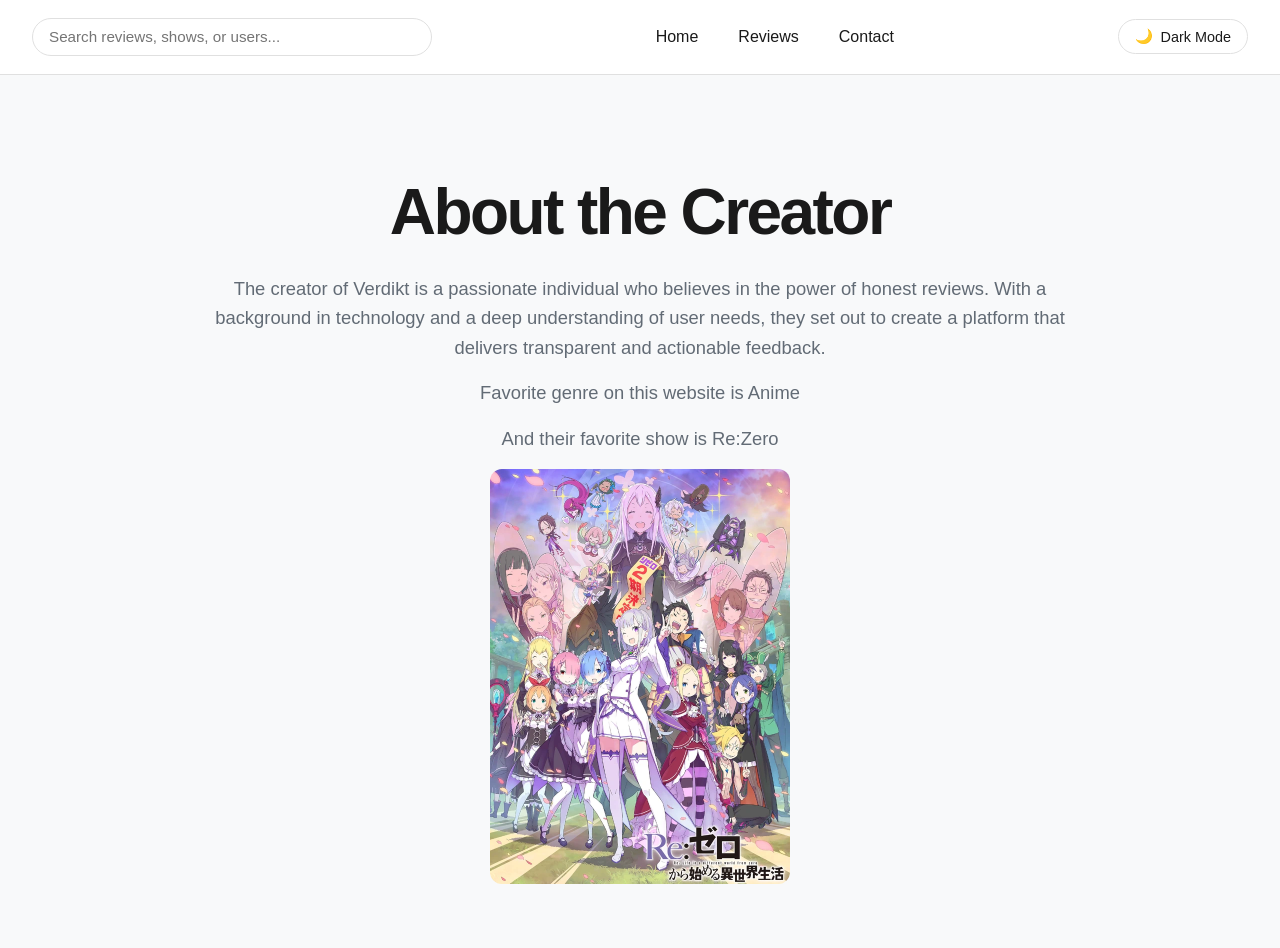
<file: Pages/about.html>
<!DOCTYPE html>
<html lang="en">
  <head>
    <meta charset="UTF-8">
    <meta name="viewport" content="width=device-width, initial-scale=1.0">
    <title>Verdikt</title>
    <link rel="stylesheet" href="style.css">
    <link rel="icon" href="Images/VerdiktIcon.png" type="image/png">
    <script src="Java.js" defer></script>
  </head>
  <body>
    <nav>
      <div class="search-container">
        <input
          type="search"
          id="search-input"
          placeholder="Search reviews, shows, or users..."
          aria-label="Search reviews"
        >
      </div>
      <ul>
        <li><a href="index.html">Home</a></li>
        <li><a href="categories.html">Reviews</a></li>
        <li><a href="contact.html">Contact</a></li>
      </ul>
      <button id="theme-toggle" class="theme-btn" type="button">
        <span id="theme-icon" aria-hidden="true">🌙</span>
        <span id="theme-text">Dark Mode</span>
      </button>
    </nav>

    <header>
      <h1>About the Creator</h1>
      <p>
        The creator of Verdikt is a passionate individual who believes in the power of honest reviews.
        With a background in technology and a deep understanding of user needs, they set out to create
        a platform that delivers transparent and actionable feedback.
      </p>
      <p>Favorite genre on this website is Anime</p>
      <p>And their favorite show is Re:Zero</p>
      <div>
        <img id="AboutImg" src="Images/ReZeroCast.webp" alt="Re:Zero" width="300">
      </div>
    </header>
  </body>
</html>
</file>
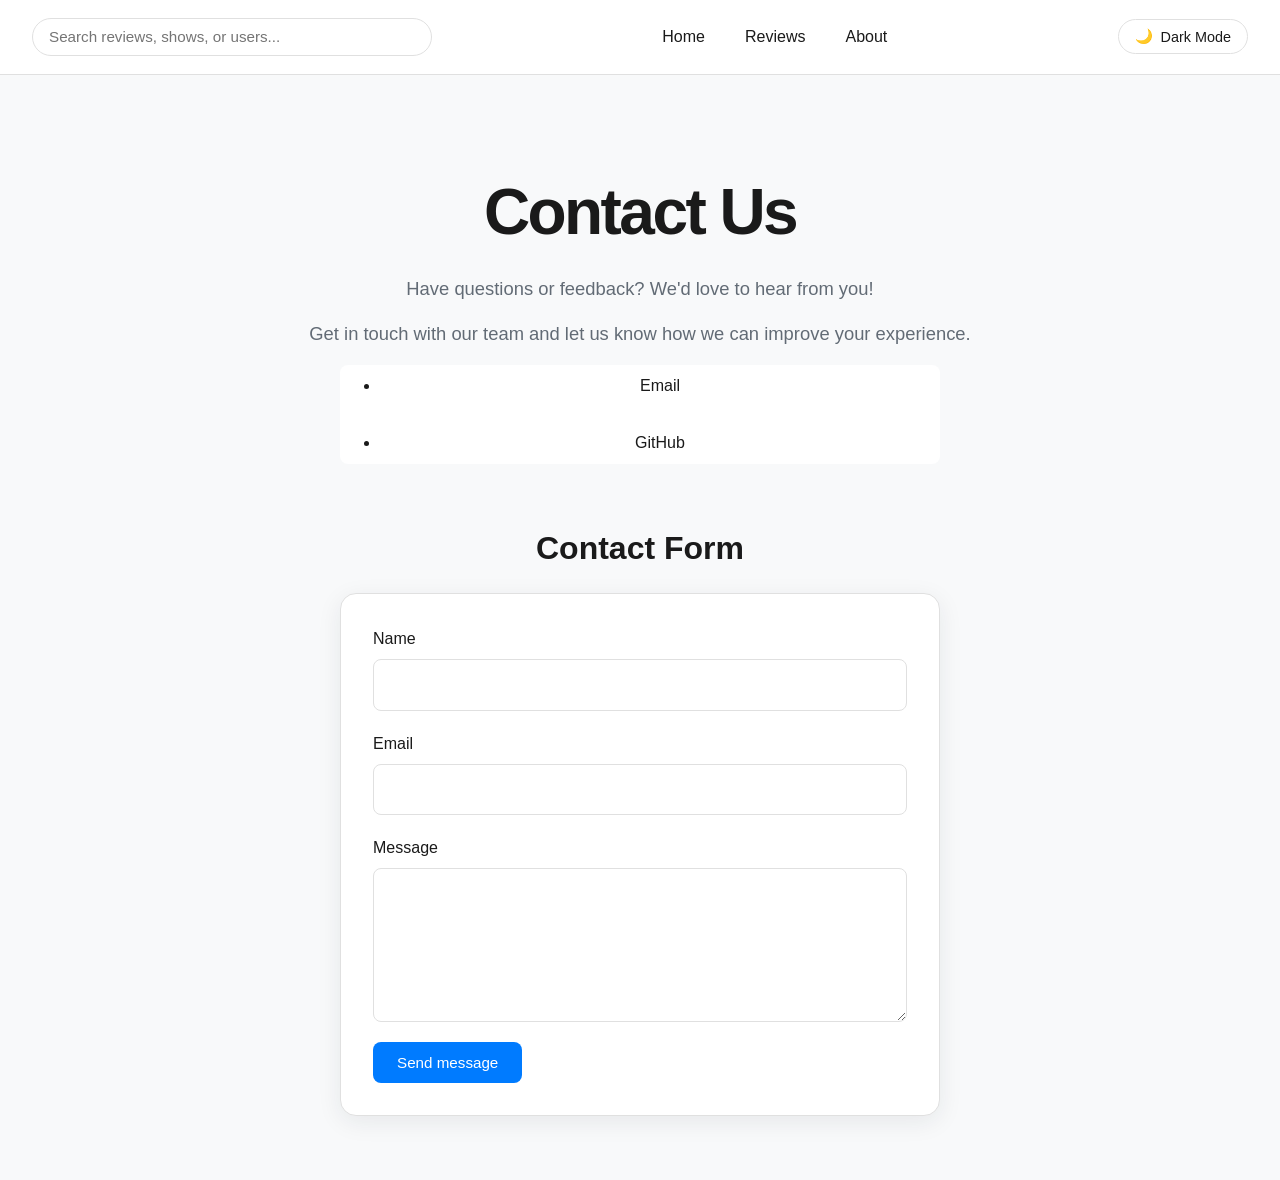
<file: Pages/contact.html>
<!DOCTYPE html>
<html lang="en">
  <head>
    <meta charset="UTF-8">
    <meta name="viewport" content="width=device-width, initial-scale=1.0">
    <title>Verdikt</title>
    <link rel="stylesheet" href="style.css">
    <link rel="icon" href="Images/VerdiktIcon.png" type="image/png">
    <script src="Java.js" defer></script>
  </head>
  <body>
    <nav>
      <div class="search-container">
        <input
          type="search"
          id="search-input"
          placeholder="Search reviews, shows, or users..."
          aria-label="Search reviews"
        >
      </div>
      <ul>
        <li><a href="index.html">Home</a></li>
        <li><a href="categories.html">Reviews</a></li>
        <li><a href="about.html">About</a></li>
      </ul>
      <button id="theme-toggle" class="theme-btn" type="button">
        <span id="theme-icon" aria-hidden="true">🌙</span>
        <span id="theme-text">Dark Mode</span>
      </button>
    </nav>

    <header>
      <h1>Contact Us</h1>
      <p>Have questions or feedback? We'd love to hear from you!</p>
      <p>Get in touch with our team and let us know how we can improve your experience.</p>
      <ul class="contact-info">
        <li>
          <a href="mailto:42779@Ocvts.org" aria-label="Email us">Email</a>
        </li>
        <li>
          <a href="https://github.com/GitReigenOC" target="_blank" rel="noopener noreferrer">
            GitHub
          </a>
        </li>
      </ul>
    </header>

    <section>
      <h2 class="section-title">Contact Form</h2>
      <form
        id="contact-form"
        action="https://formspree.io/f/xwlvyeyk"
        method="POST"
        novalidate
      >
        <input type="hidden" name="_subject" value="New message from Verdikt">

        <div class="form-field">
          <label for="name">Name</label>
          <input
            type="text"
            id="name"
            name="name"
            autocomplete="name"
            required
            aria-describedby="name-error"
          >
          <p class="field-error hidden" id="name-error"></p>
        </div>

        <div class="form-field">
          <label for="email">Email</label>
          <input
            type="email"
            id="email"
            name="email"
            autocomplete="email"
            required
            aria-describedby="email-error"
          >
          <p class="field-error hidden" id="email-error"></p>
        </div>

        <div class="form-field">
          <label for="message">Message</label>
          <textarea
            id="message"
            name="message"
            rows="5"
            required
            aria-describedby="message-error"
          ></textarea>
          <p class="field-error hidden" id="message-error"></p>
        </div>
        <p class="form-status hidden" id="form-status" role="status"></p>
        <button type="submit">Send message</button>
      </form>
    </section>
  </body>
</html>
</file>
<file: Pages/style.css>
:root {
  color-scheme: light;
  --bg-color: #f8f9fa;
  --card-bg: #ffffff;
  --text-color: #1a1a1a;
  --muted-color: #626b75;
  --border-color: #e0e0e0;
  --nav-bg: rgba(255, 255, 255, 0.9);
  --accent-color: #007bff;
  --featured-color: #6b5ce7;
  --top-pick-color: #b7791f;
  --shadow-color: rgba(20, 34, 50, 0.08);
}

[data-theme="dark"] {
  color-scheme: dark;
  --bg-color: #121212;
  --card-bg: #1e1e1e;
  --text-color: #f1f1f1;
  --muted-color: #b5bdc7;
  --border-color: #333333;
  --nav-bg: rgba(18, 18, 18, 0.9);
  --accent-color: #3788d8;
  --featured-color: #a99cff;
  --top-pick-color: #f6c453;
  --shadow-color: rgba(0, 0, 0, 0.25);
}

* {
  box-sizing: border-box;
}

body {
  margin: 0;
  background-color: var(--bg-color);
  color: var(--text-color);
  font-family: "Segoe UI", Tahoma, Geneva, Verdana, sans-serif;
  line-height: 1.6;
  transition: background-color 0.25s ease, color 0.25s ease;
}

h1,
h2,
h3,
h4 {
  color: var(--text-color);
  line-height: 1.3;
}

nav {
  position: sticky;
  top: 0;
  z-index: 1000;
  display: flex;
  align-items: center;
  justify-content: space-between;
  gap: 1rem 2rem;
  padding: 1rem 2rem;
  border-bottom: 1px solid var(--border-color);
  background-color: var(--nav-bg);
  backdrop-filter: blur(8px);
}

nav ul {
  display: flex;
  gap: 1rem;
  margin: 0 auto;
  padding: 0;
  list-style: none;
}

nav a {
  display: inline-block;
  padding: 0.5rem 0.75rem;
  border-radius: 8px;
  color: var(--text-color);
  font-weight: 500;
  text-decoration: none;
  transition: color 0.2s ease, background-color 0.2s ease;
}

nav a:hover {
  color: var(--accent-color);
  background-color: var(--card-bg);
}

.theme-btn {
  display: flex;
  align-items: center;
  gap: 0.5rem;
  padding: 0.5rem 1rem;
  border: 1px solid var(--border-color);
  border-radius: 20px;
  background: transparent;
  color: var(--text-color);
  font-size: 0.9rem;
  white-space: nowrap;
  cursor: pointer;
  transition: border-color 0.2s ease, background-color 0.2s ease, transform 0.2s ease;
}

.theme-btn:hover {
  transform: translateY(-1px);
  border-color: var(--accent-color);
  background-color: var(--card-bg);
}

.search-container {
  flex: 1 1 240px;
  max-width: 400px;
  min-width: 0;
}

#search-input {
  width: 100%;
  padding: 0.6rem 1rem;
  border: 1px solid var(--border-color);
  border-radius: 20px;
  background-color: var(--card-bg);
  color: var(--text-color);
  font-size: 0.95rem;
  transition: border-color 0.2s ease, box-shadow 0.2s ease, background-color 0.25s ease;
}

header {
  max-width: 1000px;
  margin: 0 auto;
  padding: clamp(3rem, 8vw, 6rem) 2rem 3rem;
  text-align: center;
}

header h1 {
  margin: 0 0 1.25rem;
  font-size: clamp(2.5rem, 6vw, 4rem);
  letter-spacing: -0.04em;
}

header h3,
header p {
  max-width: 850px;
  margin: 0 auto 1rem;
  color: var(--muted-color);
  font-size: clamp(1rem, 2vw, 1.15rem);
  font-weight: 400;
}

section {
  max-width: 1100px;
  margin: 0 auto;
  padding: 1rem 2rem 4rem;
}

section > h1,
section > h2,
.section-title {
  margin: 0 0 1.5rem;
  font-size: clamp(1.6rem, 3vw, 2rem);
}

.section-title {
  text-align: center;
}

#contact-form {
  display: flex;
  flex-direction: column;
  gap: 1.25rem;
  max-width: 600px;
  margin: 0 auto;
  padding: clamp(1.25rem, 4vw, 2rem);
  border: 1px solid var(--border-color);
  border-radius: 1rem;
  background-color: var(--card-bg);
  box-shadow: 0 6px 24px var(--shadow-color);
}

#contact-form .form-field {
  display: flex;
  flex-direction: column;
  gap: 0.45rem;
}

#contact-form label {
  font-weight: 500;
}

#contact-form input,
#contact-form textarea {
  width: 100%;
  padding: 0.75rem 1rem;
  border: 1px solid var(--border-color);
  border-radius: 8px;
  background-color: var(--card-bg);
  color: var(--text-color);
  font: inherit;
  transition: border-color 0.2s ease, box-shadow 0.2s ease, background-color 0.25s ease;
}

#contact-form textarea {
  resize: vertical;
}

#contact-form input[aria-invalid="true"],
#contact-form textarea[aria-invalid="true"] {
  border-color: #c5221f;
}

#contact-form .field-error {
  margin: 0;
  padding: 0.55rem 0.75rem;
  border: 1px solid color-mix(in srgb, #c5221f 25%, transparent);
  border-radius: 0.5rem;
  background-color: color-mix(in srgb, #c5221f 8%, var(--card-bg));
  color: #c5221f;
  font-size: 0.9rem;
}

#contact-form .field-error.hidden {
  display: none;
}

#contact-form .form-status {
  margin: 0;
  padding: 0.75rem 1rem;
  border: 1px solid var(--border-color);
  border-radius: 0.5rem;
  background-color: var(--bg-color);
  color: var(--muted-color);
  font-size: 0.9rem;
}

#contact-form .form-status.hidden {
  display: none;
}

#contact-form button {
  align-self: flex-start;
  padding: 0.75rem 1.5rem;
  border: 0;
  border-radius: 8px;
  background-color: var(--accent-color);
  color: #ffffff;
  font-size: 0.95rem;
  cursor: pointer;
  transition: filter 0.2s ease, transform 0.2s ease;
}

#contact-form button:hover {
  filter: brightness(0.9);
  transform: translateY(-1px);
}

#contact-form button:active {
  transform: translateY(0);
}

#contact-form .success-message {
  margin-top: 0.5rem;
  color: #188038;
  font-weight: 500;
}

#contact-form .error-message {
  margin-top: 0.5rem;
  color: #c5221f;
  font-weight: 500;
}

#contact-form .hidden {
  display: none;
}

#contact-form .loading {
  opacity: 0.6;
  pointer-events: none;
}

#contact-form .loading::after {
  display: inline-block;
  margin-left: 0.5rem;
  color: var(--muted-color);
  font-style: italic;
  content: "Sending...";
}

#AboutImg {
  display: block;
  width: min(100%, 300px);
  height: auto;
  margin: 1rem auto;
  border-radius: 0.75rem;
  object-fit: cover;
}

.contact-info {
  display: flex;
  flex-direction: column;
  gap: 1rem;
  max-width: 600px;
  margin: 0 auto;
  border: 0;
  border-radius: 8px;
  background-color: var(--card-bg);
  text-decoration: none;
}

.contact-info ul {
  display: flex;
  gap: 1rem;
  margin: 0 auto;
  padding: 0;
  list-style: none;
}

.contact-info a {
  display: inline-block;
  padding: 0.5rem 0.75rem;
  border-radius: 8px;
  color: var(--text-color);
  font-weight: 500;
  text-decoration: none;
  transition: color 0.2s ease, background-color 0.2s ease;
}

.review,
.F-review,
.T-review {
  position: relative;
  margin: 0 0 1.5rem;
  padding: clamp(1.25rem, 3vw, 2rem);
  overflow: hidden;
  border: 1px solid var(--border-color);
  border-radius: 1rem;
  background-color: var(--card-bg);
  box-shadow: 0 6px 24px var(--shadow-color);
  transition: transform 0.2s ease, box-shadow 0.2s ease, background-color 0.25s ease;
}

.F-review,
.T-review {
  padding-top: clamp(3.25rem, 6vw, 4rem);
}

.F-review {
  border-left: 5px solid var(--featured-color);
  background:
    linear-gradient(120deg, color-mix(in srgb, var(--featured-color) 9%, var(--card-bg)), var(--card-bg) 65%);
}

.T-review {
  border-left: 5px solid var(--top-pick-color);
  background:
    linear-gradient(120deg, color-mix(in srgb, var(--top-pick-color) 11%, var(--card-bg)), var(--card-bg) 65%);
}

.F-review::before,
.T-review::before {
  position: absolute;
  top: 1rem;
  left: clamp(1.25rem, 3vw, 2rem);
  padding: 0.35rem 0.75rem;
  border-radius: 999px;
  font-size: 0.75rem;
  font-weight: 700;
  letter-spacing: 0.08em;
}

.F-review::before {
  background-color: color-mix(in srgb, var(--featured-color) 14%, var(--card-bg));
  color: var(--featured-color);
  content: "✦ FEATURED REVIEW";
}

.T-review::before {
  background-color: color-mix(in srgb, var(--top-pick-color) 16%, var(--card-bg));
  color: var(--top-pick-color);
  content: "★ TOP PICK";
}

.review:hover,
.F-review:hover,
.T-review:hover {
  transform: translateY(-3px);
  box-shadow: 0 12px 30px var(--shadow-color);
}

.review h2,
.F-review h2,
.T-review h2 {
  margin: 0.25rem 0 0.75rem;
}

.review h2:first-child,
.review h4,
.F-review h2:first-child,
.F-review h4,
.T-review h2:first-child,
.T-review h4 {
  color: var(--muted-color);
  font-size: 0.95rem;
  font-weight: 500;
}

.review h3,
.F-review h3,
.T-review h3 {
  font-size: 1rem;
  font-weight: 400;
  line-height: 1.75;
}

.review img,
.F-review img,
.T-review img {
  display: block;
  width: min(100%, 300px);
  height: auto;
  margin: 1rem 0;
  border-radius: 0.75rem;
  object-fit: cover;
}

.review.hidden,
.F-review.hidden,
.T-review.hidden {
  display: none !important;
}

.review.search-enter,
.F-review.search-enter,
.T-review.search-enter {
  animation: review-enter 280ms ease-out both;
}

@keyframes review-enter {
  from {
    opacity: 0;
    transform: translateY(12px);
  }

  to {
    opacity: 1;
    transform: translateY(0);
  }
}

.no-results {
  padding: 3rem 1rem;
  text-align: center;
  font-size: 1.1rem;
  opacity: 0.7;
}

.no-results.hidden {
  display: none;
}

:focus-visible {
  outline: 3px solid var(--accent-color);
  outline-offset: 3px;
}

@media (max-width: 760px) {
  nav {
    flex-wrap: wrap;
    padding: 0.75rem 1rem;
  }

  .search-container {
    flex-basis: 100%;
    max-width: none;
    order: 1;
  }

  nav ul {
    flex: 1;
    flex-wrap: wrap;
    gap: 0.5rem;
  }

  header {
    padding: 3rem 1.25rem 2rem;
  }

  section {
    padding: 1rem 1.25rem 3rem;
  }
}

@media (max-width: 520px) {
  nav {
    gap: 0.5rem;
  }

  nav ul {
    justify-content: space-between;
    width: 100%;
    flex: 1 1 100%;
  }

  nav a {
    padding: 0.45rem 0.5rem;
  }

  .theme-btn {
    margin-left: auto;
  }

  .review,
  .F-review,
  .T-review {
    padding-right: 1.25rem;
    padding-bottom: 1.25rem;
    padding-left: 1.25rem;
  }

  .F-review,
  .T-review {
    padding-top: 3.5rem;
  }
}

@media print {
  nav,
  .no-results {
    display: none;
  }

  body {
    background: #ffffff;
    color: #000000;
  }

  .review,
  .F-review,
  .T-review {
    break-inside: avoid;
    box-shadow: none;
  }
}

@media (prefers-reduced-motion: reduce) {
  *,
  *::before,
  *::after {
    scroll-behavior: auto !important;
    transition-duration: 0.01ms !important;
    animation-duration: 0.01ms !important;
    animation-iteration-count: 1 !important;
  }
}
</file>
